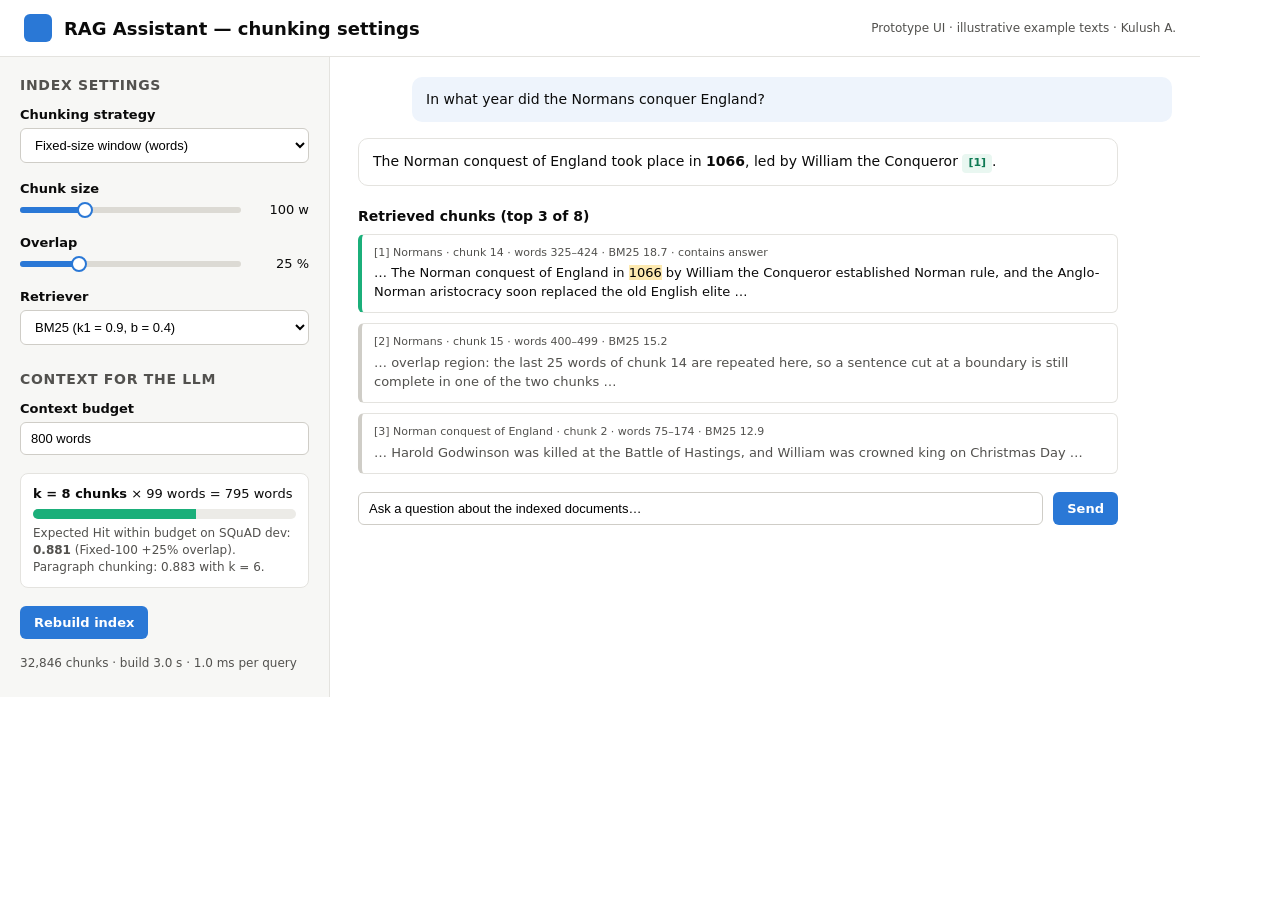
<file: midterm-1-article/mockup/rag_assistant_mockup.html>
<!doctype html>
<html lang="en">
<head>
<meta charset="utf-8">
<title>RAG Assistant mockup</title>
<style>
  :root { --ink:#0b0b0b; --muted:#52514e; --line:#e4e3df; --blue:#2a78d6; --green:#1baf7a; --orange:#eb6834; --bg:#ffffff; --panel:#f7f7f5; }
  * { box-sizing:border-box; }
  body { margin:0; font-family:"DejaVu Sans", Arial, sans-serif; color:var(--ink); background:var(--bg); width:1200px; }
  header { display:flex; align-items:center; gap:12px; padding:14px 24px; border-bottom:1px solid var(--line); }
  header .logo { width:28px; height:28px; border-radius:6px; background:var(--blue); }
  header h1 { font-size:18px; margin:0; }
  header .tag { margin-left:auto; font-size:12px; color:var(--muted); }
  main { display:grid; grid-template-columns:330px 1fr; min-height:640px; }
  aside { background:var(--panel); border-right:1px solid var(--line); padding:20px; }
  aside h2 { font-size:14px; text-transform:uppercase; letter-spacing:.05em; color:var(--muted); margin:0 0 14px; }
  .field { margin-bottom:18px; }
  .field label { display:block; font-size:13px; font-weight:bold; margin-bottom:6px; }
  select, .input { width:100%; padding:8px 10px; border:1px solid #cfcdc7; border-radius:6px; background:#fff; font-size:13px; }
  .range { display:flex; align-items:center; gap:10px; }
  .track { flex:1; height:6px; border-radius:3px; background:#dcdad4; position:relative; }
  .track span { position:absolute; left:0; top:0; bottom:0; border-radius:3px; background:var(--blue); }
  .track i { position:absolute; top:-5px; width:16px; height:16px; border-radius:50%; background:#fff; border:2px solid var(--blue); }
  .val { font-size:13px; width:58px; text-align:right; }
  .budget { background:#fff; border:1px solid var(--line); border-radius:8px; padding:12px; font-size:13px; }
  .bar { height:10px; border-radius:5px; background:#ecebe7; margin:8px 0 6px; overflow:hidden; }
  .bar span { display:block; height:100%; width:62%; background:var(--green); }
  .hint { font-size:12px; color:var(--muted); line-height:1.4; }
  .btn { display:inline-block; padding:9px 14px; border-radius:6px; background:var(--blue); color:#fff; font-size:13px; font-weight:bold; }
  section { padding:20px 28px; }
  .msg { max-width:760px; margin-bottom:16px; padding:12px 14px; border-radius:10px; font-size:14px; line-height:1.5; }
  .user { background:#eef4fc; margin-left:auto; }
  .bot { border:1px solid var(--line); }
  .cite { display:inline-block; font-size:11px; padding:1px 6px; border-radius:4px; background:#e9f7f1; color:#0f7a54; font-weight:bold; }
  .chunks h3 { font-size:14px; margin:22px 0 10px; }
  .chunk { border:1px solid var(--line); border-left:4px solid var(--green); border-radius:6px; padding:10px 12px; margin-bottom:10px; font-size:13px; line-height:1.45; max-width:760px; }
  .chunk.dim { border-left-color:#cfcdc7; color:var(--muted); }
  .meta { font-size:11px; color:var(--muted); margin-bottom:4px; }
  mark { background:#fde9b0; }
  .ask { display:flex; gap:10px; max-width:760px; margin-top:18px; }
  .ask .input { flex:1; }
</style>
</head>
<body>
<header><div class="logo"></div><h1>RAG Assistant — chunking settings</h1><div class="tag">Prototype UI · illustrative example texts · Kulush A.</div></header>
<main>
<aside>
  <h2>Index settings</h2>
  <div class="field"><label>Chunking strategy</label><select><option>Fixed-size window (words)</option></select></div>
  <div class="field"><label>Chunk size</label><div class="range"><div class="track"><span style="width:28%"></span><i style="left:26%"></i></div><div class="val">100 w</div></div></div>
  <div class="field"><label>Overlap</label><div class="range"><div class="track"><span style="width:25%"></span><i style="left:23%"></i></div><div class="val">25 %</div></div></div>
  <div class="field"><label>Retriever</label><select><option>BM25 (k1 = 0.9, b = 0.4)</option></select></div>
  <h2 style="margin-top:26px">Context for the LLM</h2>
  <div class="field"><label>Context budget</label><input class="input" value="800 words"></div>
  <div class="budget"><b>k = 8 chunks</b> × 99 words = 795 words
    <div class="bar"><span></span></div>
    <div class="hint">Expected Hit within budget on SQuAD dev: <b>0.881</b> (Fixed-100 +25% overlap). Paragraph chunking: 0.883 with k = 6.</div>
  </div>
  <p style="margin-top:18px"><span class="btn">Rebuild index</span></p>
  <div class="hint">32,846 chunks · build 3.0 s · 1.0 ms per query</div>
</aside>
<section>
  <div class="msg user">In what year did the Normans conquer England?</div>
  <div class="msg bot">The Norman conquest of England took place in <b>1066</b>, led by William the Conqueror <span class="cite">[1]</span>.</div>
  <div class="chunks">
    <h3>Retrieved chunks (top 3 of 8)</h3>
    <div class="chunk"><div class="meta">[1] Normans · chunk 14 · words 325–424 · BM25 18.7 · contains answer</div>… The Norman conquest of England in <mark>1066</mark> by William the Conqueror established Norman rule, and the Anglo-Norman aristocracy soon replaced the old English elite …</div>
    <div class="chunk dim"><div class="meta">[2] Normans · chunk 15 · words 400–499 · BM25 15.2</div>… overlap region: the last 25 words of chunk 14 are repeated here, so a sentence cut at a boundary is still complete in one of the two chunks …</div>
    <div class="chunk dim"><div class="meta">[3] Norman conquest of England · chunk 2 · words 75–174 · BM25 12.9</div>… Harold Godwinson was killed at the Battle of Hastings, and William was crowned king on Christmas Day …</div>
  </div>
  <div class="ask"><input class="input" value="Ask a question about the indexed documents…"><span class="btn">Send</span></div>
</section>
</main>
</body>
</html>
</file>
